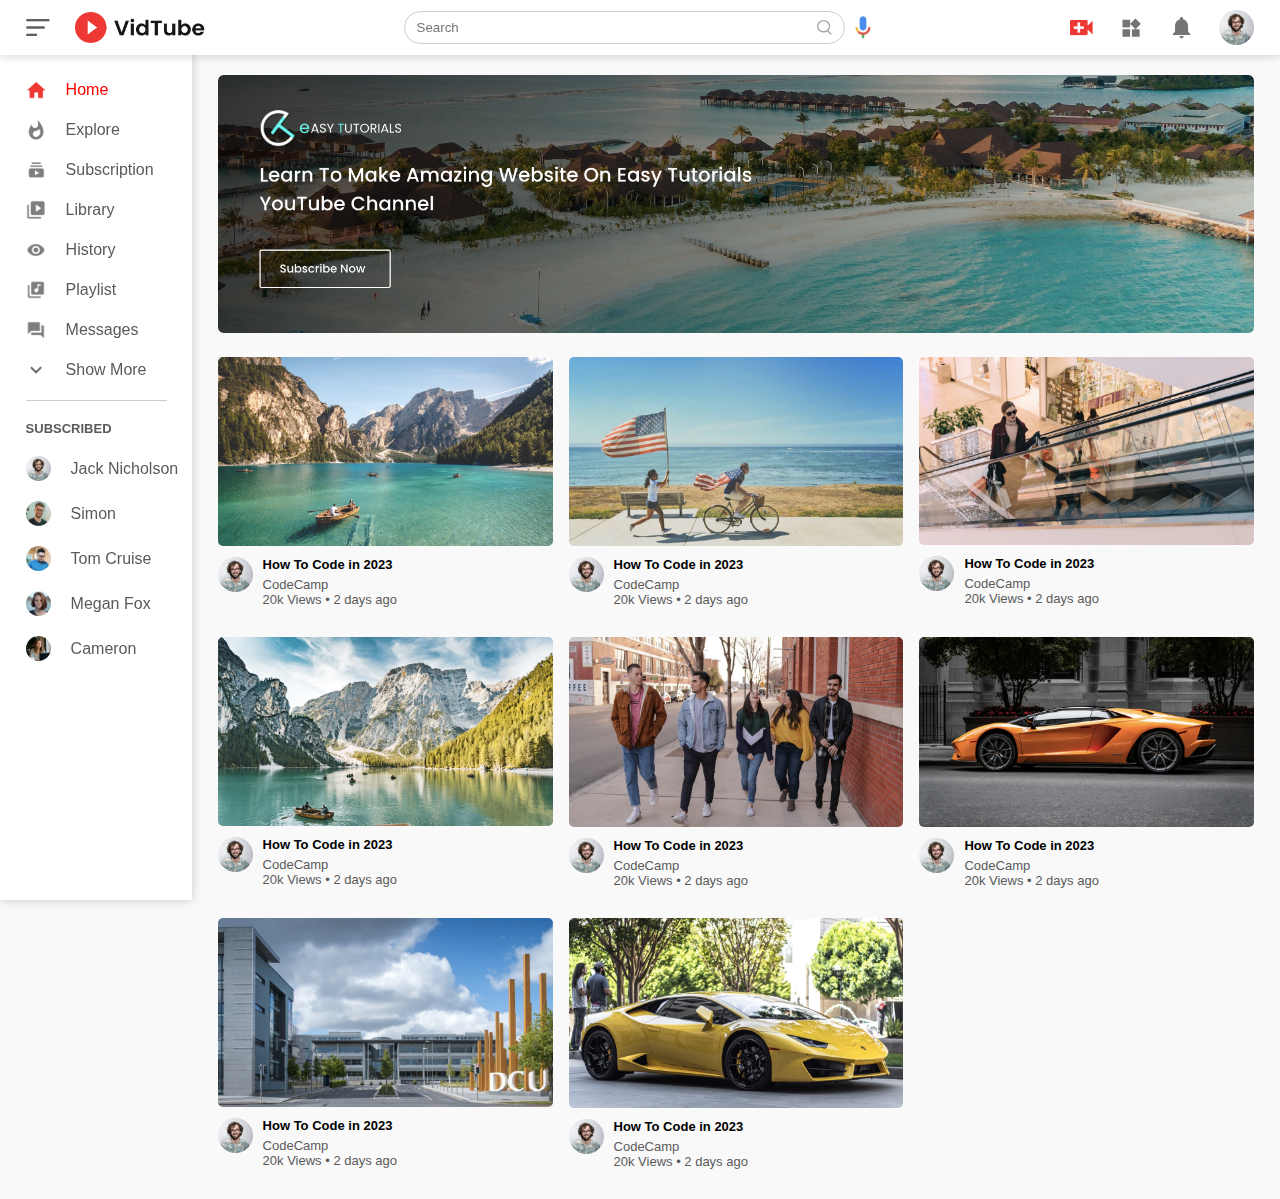
<file: index.html>
<!DOCTYPE html>
<html lang="en">
  <head>
    <meta charset="UTF-8" />
    <meta http-equiv="X-UA-Compatible" content="IE=edge" />
    <meta name="viewport" content="width=device-width, initial-scale=1.0" />
    <link rel="stylesheet" href="style.css" />
    <title>Vidtube</title>
  </head>
  <body>
    <nav class="flex-div">
      <div class="left-nav flex-div">
        <img src="images/menu.png" class="menu-icon" />
        <img src="images/logo.png" class="logo" />
      </div>
      <div class="mid-nav flex-div">
        <div class="search-box flex-div">
          <input type="text" placeholder="Search" />
          <img src="images/search.png" alt="" />
        </div>
        <img src="images/voice-search.png" class="mic-icon" />
      </div>
      <div class="right-nav flex-div">
        <img src="images/upload.png" />
        <img src="images/more.png" />
        <img src="images/notification.png" />
        <img src="images/Jack.png" class="user-icon" />
      </div>
    </nav>
    <!----------------------------------Sidebar------------------------------->
    <div class="sidebar">
      <div class="shortcut-links">
        <a href=""
          ><img src="images/home.png" />
          <p>Home</p></a
        >
        <a href=""
          ><img src="images/explore.png" />
          <p>Explore</p></a
        >
        <a href=""
          ><img src="images/subscriprion.png" />
          <p>Subscription</p></a
        >
        <a href=""
          ><img src="images/library.png" />
          <p>Library</p></a
        >
        <a href=""
          ><img src="images/history.png" />
          <p>History</p></a
        >
        <a href=""
          ><img src="images/playlist.png" />
          <p>Playlist</p></a
        >
        <a href=""
          ><img src="images/messages.png" />
          <p>Messages</p></a
        >
        <a href=""
          ><img src="images/show-more.png" />
          <p>Show More</p></a
        >
        <hr />
      </div>
      <div class="subscribed-list">
        <h3>SUBSCRIBED</h3>
        <a href=""
          ><img src="images/Jack.png" />
          <p>Jack Nicholson</p></a
        >
        <a href=""
          ><img src="images/simon.png" />
          <p>Simon</p></a
        >
        <a href=""
          ><img src="images/tom.png" />
          <p>Tom Cruise</p></a
        >
        <a href=""
          ><img src="images/megan.png" />
          <p>Megan Fox</p></a
        >
        <a href=""
          ><img src="images/cameron.png" />
          <p>Cameron</p></a
        >
      </div>
    </div>
    <!-----------------------------------main----------------------------------------->
    <div class="container">
      <div class="banner">
        <img src="images/banner.png" />
      </div>
      <div class="vid-list-container">
        <div class="vid-list">
          <a href="playvideo.html"><img src="images/thumbnail1.png" class="thumbnail" /></a>
          <div class="flex-div">
            <img src="images/Jack.png" />
            <div class="vid-info">
              <a href="playvideo.html">How To Code in 2023</a>
              <p>CodeCamp</p>
              <p>20k Views &bull; 2 days ago</p>
            </div>
          </div>
        </div>

        <div class="vid-list">
          <img src="images/thumbnail2.png" class="thumbnail" />
          <div class="flex-div">
            <img src="images/Jack.png" />
            <div class="vid-info">
              <a href="">How To Code in 2023</a>
              <p>CodeCamp</p>
              <p>20k Views &bull; 2 days ago</p>
            </div>
          </div>
        </div>

        <div class="vid-list">
          <img src="images/thumbnail3.png" class="thumbnail" />
          <div class="flex-div">
            <img src="images/Jack.png" />
            <div class="vid-info">
              <a href="">How To Code in 2023</a>
              <p>CodeCamp</p>
              <p>20k Views &bull; 2 days ago</p>
            </div>
          </div>
        </div>

        <div class="vid-list">
          <img src="images/thumbnail4.png" class="thumbnail" />
          <div class="flex-div">
            <img src="images/Jack.png" />
            <div class="vid-info">
              <a href="">How To Code in 2023</a>
              <p>CodeCamp</p>
              <p>20k Views &bull; 2 days ago</p>
            </div>
          </div>
        </div>

        <div class="vid-list">
          <img src="images/thumbnail5.png" class="thumbnail" />
          <div class="flex-div">
            <img src="images/Jack.png" />
            <div class="vid-info">
              <a href="">How To Code in 2023</a>
              <p>CodeCamp</p>
              <p>20k Views &bull; 2 days ago</p>
            </div>
          </div>
        </div>

        <div class="vid-list">
          <img src="images/thumbnail6.png" class="thumbnail" />
          <div class="flex-div">
            <img src="images/Jack.png" />
            <div class="vid-info">
              <a href="">How To Code in 2023</a>
              <p>CodeCamp</p>
              <p>20k Views &bull; 2 days ago</p>
            </div>
          </div>
        </div>

        <div class="vid-list">
          <img src="images/thumbnail7.png" class="thumbnail" />
          <div class="flex-div">
            <img src="images/Jack.png" />
            <div class="vid-info">
              <a href="">How To Code in 2023</a>
              <p>CodeCamp</p>
              <p>20k Views &bull; 2 days ago</p>
            </div>
          </div>
        </div>

        <div class="vid-list">
          <img src="images/thumbnail8.png" class="thumbnail" />
          <div class="flex-div">
            <img src="images/Jack.png" />
            <div class="vid-info">
              <a href="">How To Code in 2023</a>
              <p>CodeCamp</p>
              <p>20k Views &bull; 2 days ago</p>
            </div>
          </div>
        </div>
      </div>
    </div>

    <script src="script.js"></script>
  </body>
</html>
</file>
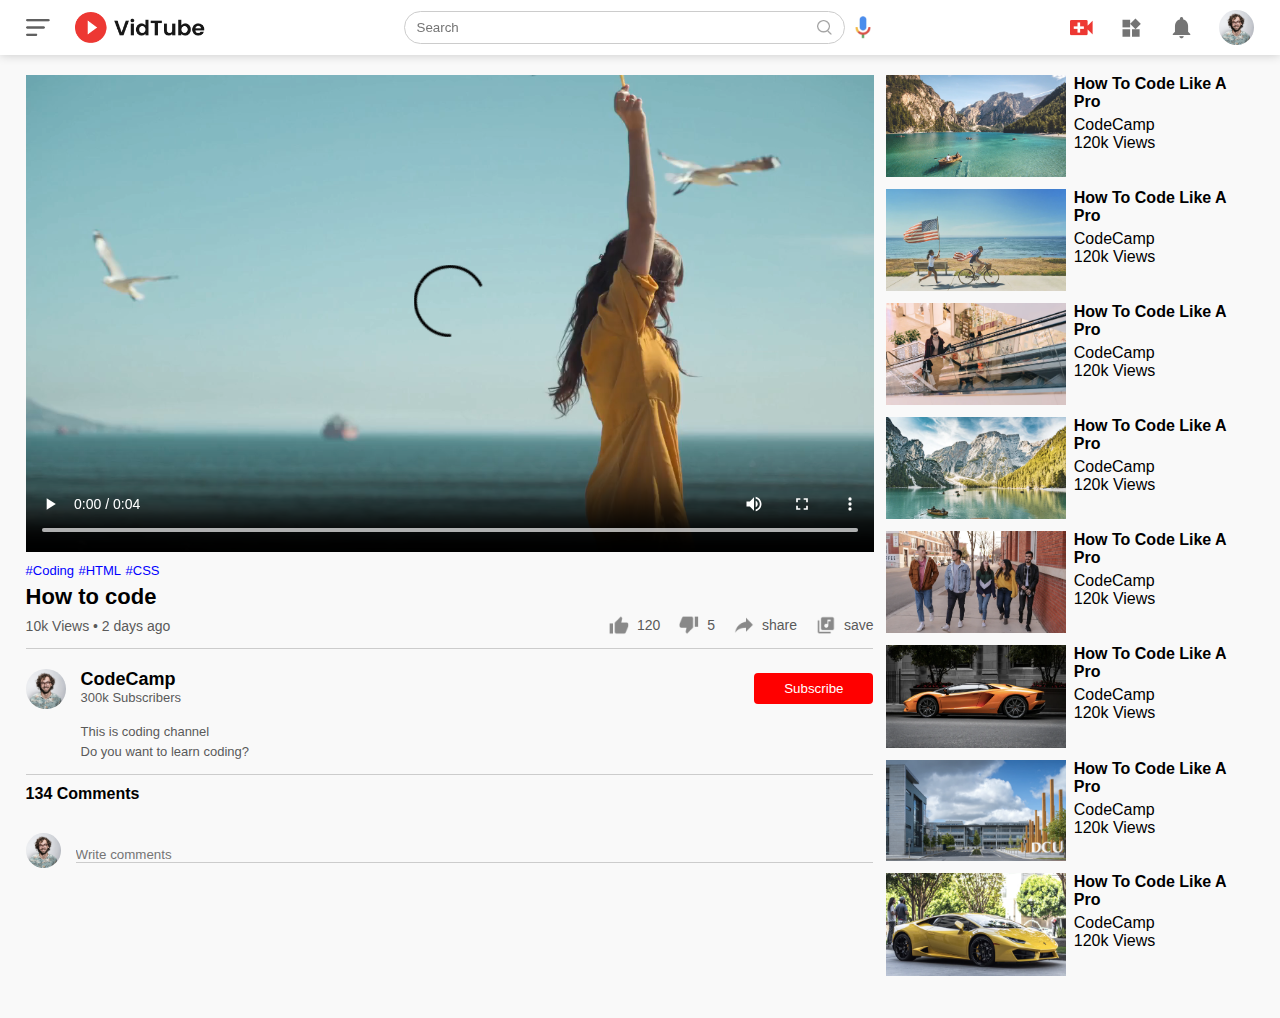
<file: playvideo.html>
<!DOCTYPE html>
<html lang="en">
  <head>
    <meta charset="UTF-8" />
    <meta http-equiv="X-UA-Compatible" content="IE=edge" />
    <meta name="viewport" content="width=device-width, initial-scale=1.0" />
    <title>Play Video</title>
    <link rel="stylesheet" href="style.css" />
  </head>
  <body>
    <nav class="flex-div">
      <div class="left-nav flex-div">
        <img src="images/menu.png" class="menu-icon" />
        <img src="images/logo.png" class="logo" />
      </div>
      <div class="mid-nav flex-div">
        <div class="search-box flex-div">
          <input type="text" placeholder="Search" />
          <img src="images/search.png" alt="" />
        </div>
        <img src="images/voice-search.png" class="mic-icon" />
      </div>
      <div class="right-nav flex-div">
        <img src="images/upload.png" />
        <img src="images/more.png" />
        <img src="images/notification.png" />
        <img src="images/Jack.png" class="user-icon" />
      </div>
    </nav>

    <div class="container play-container">
      <div class="row">
        <div class="play-video">
          <video controls>
            <source src="images/video.mp4" type="video/mp4" />
          </video>
          <div class="tags">
            <a href="">#Coding</a>
            <a href="">#HTML</a>
            <a href="">#CSS</a>
          </div>
          <h3>How to code</h3>
          <div class="play-video-info">
            <p>10k Views &bull; 2 days ago</p>
            <div>
              <a href=""><img src="images/like.png" alt="" />120</a>
              <a href=""><img src="images/dislike.png" alt="" />5</a>
              <a href=""><img src="images/share.png" alt="" />share</a>
              <a href=""><img src="images/save.png" alt="" />save</a>
            </div>
          </div>
          <hr />
          <div class="publisher">
            <img src="images/Jack.png" alt="" />
            <div>
              <p>CodeCamp</p>
              <span>300k Subscribers</span>
            </div>
            <button type="button">Subscribe</button>
          </div>
          <div class="vid-description">
            <p>This is coding channel</p>
            <p>Do you want to learn coding?</p>
          </div>
          <hr />
          <h4>134 Comments</h4>

          <div class="add-comment">
            <img src="images/Jack.png" alt="" />
            <input type="text" placeholder="Write comments" />
          </div>
        </div>

        <div class="right-sidebar">
          <div class="side-video-list">
            <a href="" class="small-thumbnail"><img src="images/thumbnail1.png" /></a>
            <div class="vid-info">
              <a href="">How To Code Like A Pro</a>
              <p>CodeCamp</p>
              <p>120k Views</p>
            </div>
          </div>
          <div class="side-video-list">
            <a href="" class="small-thumbnail"><img src="images/thumbnail2.png" /></a>
            <div class="vid-info">
              <a href="">How To Code Like A Pro</a>
              <p>CodeCamp</p>
              <p>120k Views</p>
            </div>
          </div>
          <div class="side-video-list">
            <a href="" class="small-thumbnail"><img src="images/thumbnail3.png" /></a>
            <div class="vid-info">
              <a href="">How To Code Like A Pro</a>
              <p>CodeCamp</p>
              <p>120k Views</p>
            </div>
          </div>
          <div class="side-video-list">
            <a href="" class="small-thumbnail"><img src="images/thumbnail4.png" /></a>
            <div class="vid-info">
              <a href="">How To Code Like A Pro</a>
              <p>CodeCamp</p>
              <p>120k Views</p>
            </div>
          </div>
          <div class="side-video-list">
            <a href="" class="small-thumbnail"><img src="images/thumbnail5.png" /></a>
            <div class="vid-info">
              <a href="">How To Code Like A Pro</a>
              <p>CodeCamp</p>
              <p>120k Views</p>
            </div>
          </div>
          <div class="side-video-list">
            <a href="" class="small-thumbnail"><img src="images/thumbnail6.png" /></a>
            <div class="vid-info">
              <a href="">How To Code Like A Pro</a>
              <p>CodeCamp</p>
              <p>120k Views</p>
            </div>
          </div>
          <div class="side-video-list">
            <a href="" class="small-thumbnail"><img src="images/thumbnail7.png" /></a>
            <div class="vid-info">
              <a href="">How To Code Like A Pro</a>
              <p>CodeCamp</p>
              <p>120k Views</p>
            </div>
          </div>
          <div class="side-video-list">
            <a href="" class="small-thumbnail"><img src="images/thumbnail8.png" /></a>
            <div class="vid-info">
              <a href="">How To Code Like A Pro</a>
              <p>CodeCamp</p>
              <p>120k Views</p>
            </div>
          </div>
        </div>
      </div>
    </div>
  </body>
</html>
</file>
<file: style.css>
*{
    margin: 0;
    padding: 0;
    font-family: 'poppins', sans-serif;
    box-sizing: border-box;
}

a{
    text-decoration: none;
    color: #5a5a5a;
}
img{
    cursor: pointer;
}
.flex-div{
    display: flex;
    align-items: center;
}
nav{
    justify-content: space-between;
    padding: 10px 2%;
    background: #fff;
    box-shadow: 0 0 10px rgba(0, 0, 0, .2);
    position: sticky;
    top: 0;
    z-index: 1;
}
.left-nav .menu-icon{
    width: 24px;
    margin-right: 25px;
}
.left-nav .logo{
    width: 130px;
}
.right-nav img{
    width: 25px;
    margin-right: 25px;
}
.right-nav .user-icon{
    width: 35px;
    border-radius: 50%;
    margin-right: 0;
}
.mid-nav .search-box{
    padding: 8px 12px;
    border: 1px solid #ccc;
    border-radius: 25px;
    margin-right: 10px;
}
.mid-nav .search-box input{
    width: 400px;
    background: transparent;
    border: 0;
    outline: 0;
}
.mid-nav .search-box img{
    width: 15px;
}
.mid-nav .mic-icon{
    width: 16px;
}
/*------------------------------Sidebar-----------------------------*/
.sidebar{
    width: 15%;
    height: 100vh;
    position: fixed;
    top: 0;
    padding-top: 80px;
    padding-left: 2%;
    background: #fff;
    box-shadow: 0 0 10px rgba(0, 0, 0, .2);
}
.shortcut-links a img{
    width: 20px;
    margin-right: 20px;
}
.shortcut-links a{
    display: flex;
    align-items: center;
    margin-bottom: 20px;
    width: fit-content;
    flex-wrap: wrap;
}
.shortcut-links a:first-child{
    color: red;
}
.sidebar hr{
    border: 0;
    height: 1px;
    background: #ccc;
    width: 85%;
}
.subscribed-list h3{
    font-size: 13px;
    margin: 20px 0;
    color: #5a5a5a;
}
.subscribed-list a{
    display: flex;
    align-items: center;
    margin-bottom: 20px;
    width: fit-content;
    flex-wrap: wrap;
}
.subscribed-list a img{
    width: 25px;
    border-radius: 50%;
    margin-right: 20px;
}
.hide-sidebar{
    width: 5%;
}
.hide-sidebar a p{
    display: none;
}
.hide-sidebar h3{
    display: none;
}
.hide-sidebar hr{
    width: 50%;
    margin-bottom: 25px;
}
/*------------------------main------------------*/
.container{
    background: #f9f9f9;
    padding-left: 17%;
    padding-right: 2%;
    padding-top: 20px;
    padding-bottom: 30px;
}
.container-widen{
    padding-left: 7%;
}
.banner{
    width: 100%;
}
.banner img{
    width: 100%;
}
.vid-list-container{
    display: grid;
    grid-template-columns: repeat(auto-fit, minmax(250px, 1fr));
    column-gap: 16px;
    row-gap: 30px;
    margin-top: 20px;
}
.vid-list .thumbnail{
    width: 100%;
    border-radius: 5px;
}
.vid-list .flex-div{
    align-items: flex-start;
    margin-top: 7px;
}
.vid-list .flex-div img{
    width: 35px;
    border-radius: 50%;
    margin-right: 10px;
}
.flex-div .vid-info{
    font-size: 13px;
}
.vid-info a{
    color: #000;
    font-weight: 600;
    display: block;
    margin-bottom: 5px;
}
.flex-div .vid-info p{
    color: #5a5a5a;
}

@media (max-width: 900px) {
    .menu-icon{
        display: none;
    }
    .sidebar{
        display: none;
    }
    .container{
        padding-left: 0;
        padding-right: 0;
    }
    .vid-list .thumbnail{
        border-radius: 0;
    }
    .vid-list .flex-div{
        margin-left: 10px;
    }
    .right-nav img{
        display: none;
    }
    .right-nav .user-icon{
        display: block;
        width: 30px;
    }
    .mid-nav .search-box input{
        width: 120px;
    }
    .mid-nav .mic-icon{
        display: none;
    }
    .left-nav .logo{
        width: 100px;
    }
}

/*----------------------play-video-page------------------------*/

.play-container{
    padding-left: 2%;
}
.row{
    display: flex;
    justify-content: space-between;
    flex-wrap: wrap;
}
.play-video{
    flex-basis: 69%;
}
.right-sidebar{
    flex-basis: 30%;
}
.play-video video{
    width: 100%;
    margin-bottom: 5px;
}
.side-video-list{
    display: flex;
    justify-content: space-between;
    margin-bottom: 8px;
}
.side-video-list img{
    width: 100%;
}
.side-video-list .small-thumbnail{
    flex-basis: 49%;
}
.side-video-list .vid-info{
    flex-basis: 49%;
}
.play-video .tags a{
    color: #0000ff;
    font-size: 13px;
}
.play-video h3{
    font-weight: 600;
    font-size: 22px;
    margin-top: 5px;
}
.play-video .play-video-info{
    display: flex;
    align-items: center;
    justify-content: space-between;
    flex-wrap: wrap;
    margin-top: 5px;
    font-size: 14px;
    color: #5a5a5a;
}
.play-video .play-video-info a img{
    width: 20px;
    margin-right: 8px;
}
.play-video .play-video-info a{
    display: inline-flex;
    align-items: center;
    margin-left: 15px;
}
.play-video hr{
    border: 0;
    height: 1px;
    background: #ccc;
    margin: 10px 0;
}
.publisher{
    display: flex;
    align-items: center;
    margin-top: 20px;
}
.publisher div{
    flex-grow: 1;
    line-height: 18px;
}
.publisher img{
    width: 40px;
    border-radius: 50%;
    margin-right: 15px;
}
.publisher div p{
    color: #000;
    font-weight: 600;
    font-size: 18px;
}
.publisher div span{
    font-size: 13px;
    color: #5a5a5a;
}
.publisher button{
    background: red;
    color: #fff;
    padding: 8px 30px;
    border: 0;
    outline: 0;
    border-radius: 4px;
    cursor: pointer;
}
.vid-description{
    padding-left: 55px;
    margin: 15px 0;
}
.vid-description p{
    font-size: 13px;
    color: #5a5a5a;
    margin-bottom: 5px;
}
.add-comment{
    display: flex;
    align-items: center;
    margin: 30px 0;
}
.add-comment img{
    width: 35px;
    border-radius: 50%;
    margin-right: 15px;
}
.add-comment input{
    border: 0;
    outline: 0;
    border-bottom: 1px solid #ccc;
    width: 100%;
    padding-top: 10px;
    background: transparent;
}

@media (max-width: 900px) {
    .play-video{
        flex-basis: 100%;
    }
    .right-sidebar{
        flex-basis: 100%;
    }
    .play-container{
        padding-left: 5%;
        padding-right: 5%;
    }
    .play-video .play-video-info a{
        margin-left: 0;
        margin-right: 15px;
        margin-top: 10px;
    }
}
</file>
